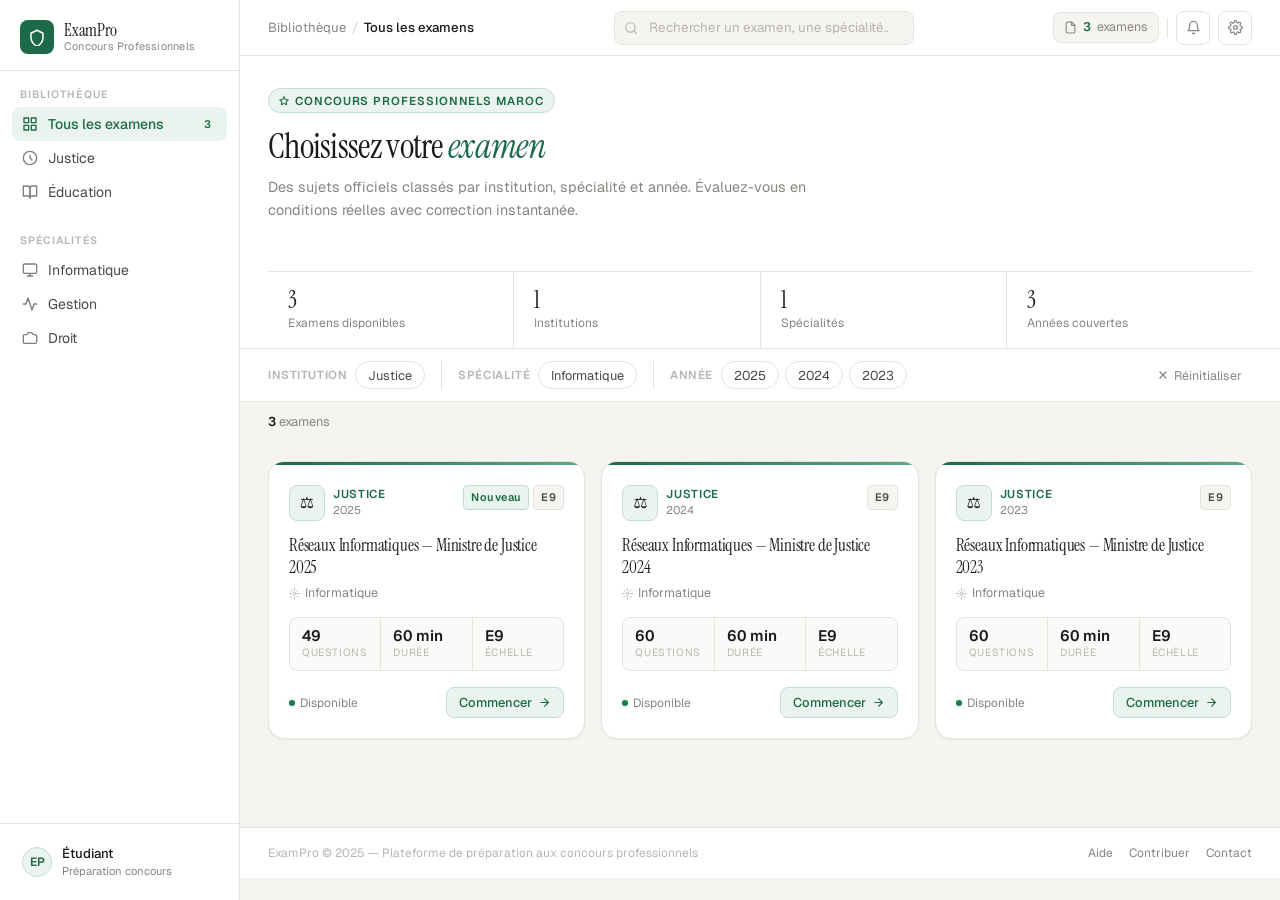
<file: index.html>
<!DOCTYPE html>
<html lang="fr">
<head>
  <meta charset="UTF-8" />
  <meta name="viewport" content="width=device-width, initial-scale=1.0" />
  <title>ExamPro — Plateforme de Préparation aux Concours</title>
  <meta name="description" content="Préparez vos concours professionnels avec des examens interactifs officiels." />
  <link rel="stylesheet" href="style.css" />
</head>
<body>

<div class="app-shell">

  <!-- ══════════════════════════════════════════════
       SIDEBAR
  ══════════════════════════════════════════════ -->
  <aside class="sidebar" role="navigation" aria-label="Navigation principale">

    <!-- Logo -->
    <div class="sidebar-logo">
      <div class="sidebar-logo-mark" aria-hidden="true">
        <svg viewBox="0 0 24 24"><path d="M12 3L4 7v6c0 5 3.6 9.7 8 11 4.4-1.3 8-6 8-11V7l-8-4z"/></svg>
      </div>
      <div class="sidebar-logo-text">
        <span class="sidebar-logo-name">ExamPro</span>
        <span class="sidebar-logo-tagline">Concours Professionnels</span>
      </div>
    </div>

    <!-- Nav -->
    <div class="sidebar-section">
      <div class="sidebar-section-label">Bibliothèque</div>
      <button class="sidebar-nav-item active" aria-current="page">
        <svg viewBox="0 0 24 24" fill="none" stroke="currentColor" stroke-width="2" stroke-linecap="round" stroke-linejoin="round"><rect x="3" y="3" width="7" height="7"/><rect x="14" y="3" width="7" height="7"/><rect x="3" y="14" width="7" height="7"/><rect x="14" y="14" width="7" height="7"/></svg>
        Tous les examens
        <span class="nav-badge" id="sidebarCount">—</span>
      </button>
      <button class="sidebar-nav-item" onclick="setQuickFilter('Justice')">
        <svg viewBox="0 0 24 24" fill="none" stroke="currentColor" stroke-width="2" stroke-linecap="round" stroke-linejoin="round"><circle cx="12" cy="12" r="10"/><path d="M12 8v4l3 3"/></svg>
        Justice
      </button>
      <button class="sidebar-nav-item" onclick="setQuickFilter('Education')">
        <svg viewBox="0 0 24 24" fill="none" stroke="currentColor" stroke-width="2" stroke-linecap="round" stroke-linejoin="round"><path d="M2 3h6a4 4 0 0 1 4 4v14a3 3 0 0 0-3-3H2z"/><path d="M22 3h-6a4 4 0 0 0-4 4v14a3 3 0 0 1 3-3h7z"/></svg>
        Éducation
      </button>
    </div>

    <div class="sidebar-section">
      <div class="sidebar-section-label">Spécialités</div>
      <button class="sidebar-nav-item" onclick="setSpecFilter('Informatique')">
        <svg viewBox="0 0 24 24" fill="none" stroke="currentColor" stroke-width="2" stroke-linecap="round" stroke-linejoin="round"><rect x="2" y="3" width="20" height="14" rx="2"/><path d="M8 21h8M12 17v4"/></svg>
        Informatique
      </button>
      <button class="sidebar-nav-item" onclick="setSpecFilter('Gestion')">
        <svg viewBox="0 0 24 24" fill="none" stroke="currentColor" stroke-width="2" stroke-linecap="round" stroke-linejoin="round"><path d="M22 12h-4l-3 9L9 3l-3 9H2"/></svg>
        Gestion
      </button>
      <button class="sidebar-nav-item" onclick="setSpecFilter('Droit')">
        <svg viewBox="0 0 24 24" fill="none" stroke="currentColor" stroke-width="2" stroke-linecap="round" stroke-linejoin="round"><path d="M14.5 4h-5L7 7H4a2 2 0 0 0-2 2v9a2 2 0 0 0 2 2h16a2 2 0 0 0 2-2V9a2 2 0 0 0-2-2h-3L14.5 4z"/></svg>
        Droit
      </button>
    </div>

    <div class="sidebar-spacer"></div>

    <div class="sidebar-footer">
      <div class="sidebar-user">
        <div class="user-avatar">EP</div>
        <div class="user-info">
          <div class="user-name">Étudiant</div>
          <div class="user-role">Préparation concours</div>
        </div>
      </div>
    </div>

  </aside>

  <!-- ══════════════════════════════════════════════
       TOPBAR
  ══════════════════════════════════════════════ -->
  <header class="topbar" role="banner">
    <div class="topbar-left">
      <nav class="breadcrumb" aria-label="Fil d'Ariane">
        <span>Bibliothèque</span>
        <span class="breadcrumb-sep">/</span>
        <span class="breadcrumb-current">Tous les examens</span>
      </nav>
    </div>

    <div class="topbar-search" role="search">
      <span class="topbar-search-icon" aria-hidden="true">
        <svg viewBox="0 0 24 24" fill="none" stroke="currentColor" stroke-width="2" stroke-linecap="round" stroke-linejoin="round"><circle cx="11" cy="11" r="8"/><path d="m21 21-4.35-4.35"/></svg>
      </span>
      <input
        type="search"
        id="globalSearch"
        placeholder="Rechercher un examen, une spécialité…"
        aria-label="Rechercher"
        autocomplete="off"
      />
    </div>

    <div class="topbar-right">
      <div class="topbar-count" aria-label="Total examens">
        <svg viewBox="0 0 24 24" fill="none" stroke="currentColor" stroke-width="2" stroke-linecap="round" stroke-linejoin="round" style="width:13px;height:13px"><path d="M14.5 2H6a2 2 0 0 0-2 2v16a2 2 0 0 0 2 2h12a2 2 0 0 0 2-2V7.5L14.5 2z"/><polyline points="14 2 14 8 20 8"/></svg>
        <strong id="totalExamsCount">—</strong> examens
      </div>
      <div class="topbar-divider" aria-hidden="true"></div>
      <button class="topbar-btn" title="Notifications" aria-label="Notifications">
        <svg viewBox="0 0 24 24" fill="none" stroke="currentColor" stroke-width="2" stroke-linecap="round" stroke-linejoin="round"><path d="M18 8A6 6 0 0 0 6 8c0 7-3 9-3 9h18s-3-2-3-9"/><path d="M13.73 21a2 2 0 0 1-3.46 0"/></svg>
      </button>
      <button class="topbar-btn" title="Paramètres" aria-label="Paramètres">
        <svg viewBox="0 0 24 24" fill="none" stroke="currentColor" stroke-width="2" stroke-linecap="round" stroke-linejoin="round"><circle cx="12" cy="12" r="3"/><path d="M19.4 15a1.65 1.65 0 0 0 .33 1.82l.06.06a2 2 0 0 1-2.83 2.83l-.06-.06a1.65 1.65 0 0 0-1.82-.33 1.65 1.65 0 0 0-1 1.51V21a2 2 0 0 1-4 0v-.09A1.65 1.65 0 0 0 9 19.4a1.65 1.65 0 0 0-1.82.33l-.06.06a2 2 0 0 1-2.83-2.83l.06-.06A1.65 1.65 0 0 0 4.68 15a1.65 1.65 0 0 0-1.51-1H3a2 2 0 0 1 0-4h.09A1.65 1.65 0 0 0 4.6 9a1.65 1.65 0 0 0-.33-1.82l-.06-.06a2 2 0 0 1 2.83-2.83l.06.06A1.65 1.65 0 0 0 9 4.68a1.65 1.65 0 0 0 1-1.51V3a2 2 0 0 1 4 0v.09a1.65 1.65 0 0 0 1 1.51 1.65 1.65 0 0 0 1.82-.33l.06-.06a2 2 0 0 1 2.83 2.83l-.06.06A1.65 1.65 0 0 0 19.4 9a1.65 1.65 0 0 0 1.51 1H21a2 2 0 0 1 0 4h-.09a1.65 1.65 0 0 0-1.51 1z"/></svg>
      </button>
    </div>
  </header>

  <!-- ══════════════════════════════════════════════
       PAGE CONTENT
  ══════════════════════════════════════════════ -->
  <main class="page-content" id="pageContent" aria-label="Contenu principal">

    <!-- Page Header -->
    <div class="page-header">
      <div class="page-header-inner">
        <div class="page-eyebrow">
          <svg viewBox="0 0 24 24" fill="none" stroke="currentColor" stroke-width="2.5" stroke-linecap="round" stroke-linejoin="round" style="width:10px;height:10px"><polygon points="12 2 15.09 8.26 22 9.27 17 14.14 18.18 21.02 12 17.77 5.82 21.02 7 14.14 2 9.27 8.91 8.26 12 2"/></svg>
          Concours Professionnels Maroc
        </div>
        <h1 class="page-title">Choisissez votre <em>examen</em></h1>
        <p class="page-desc">
          Des sujets officiels classés par institution, spécialité et année.
          Évaluez-vous en conditions réelles avec correction instantanée.
        </p>
      </div>

      <!-- Stats strip -->
      <div class="stats-row" aria-label="Statistiques de la plateforme">
        <div class="stat-cell">
          <span class="stat-num" id="statTotal">—</span>
          <span class="stat-desc">Examens disponibles</span>
        </div>
        <div class="stat-cell">
          <span class="stat-num" id="statInstitutions">—</span>
          <span class="stat-desc">Institutions</span>
        </div>
        <div class="stat-cell">
          <span class="stat-num" id="statSpecs">—</span>
          <span class="stat-desc">Spécialités</span>
        </div>
        <div class="stat-cell">
          <span class="stat-num" id="statYears">—</span>
          <span class="stat-desc">Années couvertes</span>
        </div>
      </div>
    </div>

    <!-- Filters Panel -->
    <section class="filters-panel" aria-label="Filtres">
      <div class="filters-inner">
        <div class="filter-group-wrap">
          <span class="filter-group-label">Institution</span>
          <div id="etabFilters" role="group" aria-label="Filtrer par institution" style="display:contents"></div>
        </div>
        <div class="filter-group-wrap">
          <span class="filter-group-label">Spécialité</span>
          <div id="specFilters" role="group" aria-label="Filtrer par spécialité" style="display:contents"></div>
        </div>
        <div class="filter-group-wrap">
          <span class="filter-group-label">Année</span>
          <div id="yearFilters" role="group" aria-label="Filtrer par année" style="display:contents"></div>
        </div>
        <button class="filter-reset" id="resetFilters" aria-label="Réinitialiser tous les filtres">
          <svg viewBox="0 0 24 24" fill="none" stroke="currentColor" stroke-width="2.5" stroke-linecap="round"><line x1="18" y1="6" x2="6" y2="18"/><line x1="6" y1="6" x2="18" y2="18"/></svg>
          Réinitialiser
        </button>
      </div>
    </section>

    <!-- Results strip -->
    <div class="results-strip" aria-live="polite" aria-atomic="true">
      <p class="results-label" id="resultsCount"><strong>—</strong> examens</p>
      <p class="results-label" id="pageInfo" style="color:var(--ink-4)"></p>
    </div>

    <!-- Exams grid -->
    <div class="exams-main">
      <div class="exams-grid" id="examsGrid" role="list" aria-label="Liste des examens"></div>
    </div>

    <!-- Pagination -->
    <nav class="pagination-wrap" id="pagination" aria-label="Pagination"></nav>

    <!-- Footer -->
    <footer class="site-footer">
      <span>ExamPro &copy; 2025 — Plateforme de préparation aux concours professionnels</span>
      <div class="footer-links">
        <a href="#" class="footer-link">Aide</a>
        <a href="#" class="footer-link">Contribuer</a>
        <a href="#" class="footer-link">Contact</a>
      </div>
    </footer>

  </main><!-- /page-content -->

</div><!-- /app-shell -->

<script src="config.js"></script>
<script>
(() => {
  'use strict';

  /* ── STATE ─────────────────────────────────── */
  const state = {
    filters: { etab: null, spec: null, year: null },
    search: '',
    page: 1,
  };

  /* ── DOM ───────────────────────────────────── */
  const $grid       = document.getElementById('examsGrid');
  const $pagination = document.getElementById('pagination');
  const $count      = document.getElementById('resultsCount');
  const $pageInfo   = document.getElementById('pageInfo');
  const $total      = document.getElementById('totalExamsCount');
  const $sideCount  = document.getElementById('sidebarCount');
  const $search     = document.getElementById('globalSearch');
  const $reset      = document.getElementById('resetFilters');

  /* ── INIT ──────────────────────────────────── */
  function init() {
    const n = EXAMS_CONFIG.length;
    $total.textContent    = n;
    $sideCount.textContent = n;
    document.getElementById('statTotal').textContent        = n;
    document.getElementById('statInstitutions').textContent = FILTER_OPTIONS.etabs.length;
    document.getElementById('statSpecs').textContent        = FILTER_OPTIONS.specs.length;
    document.getElementById('statYears').textContent        = FILTER_OPTIONS.years.length;
    buildFilters();
    render();
  }

  /* ── FILTER CHIPS ──────────────────────────── */
  function buildFilters() {
    renderPills('etabFilters', FILTER_OPTIONS.etabs, 'etab');
    renderPills('specFilters', FILTER_OPTIONS.specs,  'spec');
    renderPills('yearFilters', FILTER_OPTIONS.years,  'year');
  }

  function renderPills(containerId, values, key) {
    const wrap = document.getElementById(containerId);
    wrap.innerHTML = '';
    values.forEach(val => {
      const btn = document.createElement('button');
      btn.className = 'filter-pill';
      btn.textContent = val;
      btn.setAttribute('aria-pressed', 'false');
      btn.dataset.value = val;
      btn.dataset.key = key;
      btn.addEventListener('click', () => toggleFilter(key, val));
      wrap.appendChild(btn);
    });
  }

  function toggleFilter(key, val) {
    state.filters[key] = state.filters[key] === val ? null : val;
    state.page = 1;
    document.querySelectorAll(`[data-key="${key}"]`).forEach(b => {
      const on = b.dataset.value == state.filters[key];
      b.classList.toggle('active', on);
      b.setAttribute('aria-pressed', on);
    });
    updateSidebarActive();
    render();
  }

  function updateSidebarActive() {
    document.querySelectorAll('.sidebar-nav-item').forEach(b => b.classList.remove('active'));
    document.querySelectorAll('.sidebar-nav-item')[0].classList.add('active');
  }

  $reset.addEventListener('click', () => {
    state.filters = { etab: null, spec: null, year: null };
    state.search = '';
    state.page = 1;
    $search.value = '';
    document.querySelectorAll('.filter-pill, .sidebar-nav-item').forEach(b => {
      b.classList.remove('active');
      b.setAttribute('aria-pressed', 'false');
    });
    document.querySelectorAll('.sidebar-nav-item')[0].classList.add('active');
    render();
  });

  /* ── SEARCH ────────────────────────────────── */
  let searchTimer;
  $search.addEventListener('input', e => {
    clearTimeout(searchTimer);
    searchTimer = setTimeout(() => {
      state.search = e.target.value.trim().toLowerCase();
      state.page = 1;
      render();
    }, 200);
  });

  /* ── SIDEBAR SHORTCUTS ─────────────────────── */
  window.setQuickFilter = function(etab) {
    state.filters = { etab, spec: null, year: null };
    state.page = 1;
    document.querySelectorAll('[data-key="etab"]').forEach(b => {
      const on = b.dataset.value === etab;
      b.classList.toggle('active', on);
      b.setAttribute('aria-pressed', on);
    });
    document.querySelectorAll('[data-key="spec"], [data-key="year"]').forEach(b => {
      b.classList.remove('active');
      b.setAttribute('aria-pressed', 'false');
    });
    render();
  };

  window.setSpecFilter = function(spec) {
    state.filters = { etab: null, spec, year: null };
    state.page = 1;
    document.querySelectorAll('[data-key="spec"]').forEach(b => {
      const on = b.dataset.value === spec;
      b.classList.toggle('active', on);
      b.setAttribute('aria-pressed', on);
    });
    document.querySelectorAll('[data-key="etab"], [data-key="year"]').forEach(b => {
      b.classList.remove('active');
      b.setAttribute('aria-pressed', 'false');
    });
    render();
  };

  /* ── FILTER LOGIC ──────────────────────────── */
  function getFiltered() {
    return EXAMS_CONFIG.filter(exam => {
      if (state.filters.etab && exam.etab !== state.filters.etab) return false;
      if (state.filters.spec && exam.spec !== state.filters.spec) return false;
      if (state.filters.year && exam.year !== state.filters.year) return false;
      if (state.search) {
        const hay = `${exam.title} ${exam.etab} ${exam.spec} ${exam.year} ${exam.echelle}`.toLowerCase();
        if (!hay.includes(state.search)) return false;
      }
      return true;
    });
  }

  /* ── RENDER ────────────────────────────────── */
  function render() {
    const filtered = getFiltered();
    const total    = filtered.length;
    const pages    = Math.max(1, Math.ceil(total / ITEMS_PER_PAGE));
    if (state.page > pages) state.page = pages;

    const start = (state.page - 1) * ITEMS_PER_PAGE;
    const slice = filtered.slice(start, start + ITEMS_PER_PAGE);

    $count.innerHTML = `<strong>${total}</strong> examen${total !== 1 ? 's' : ''}`;
    $pageInfo.textContent = total > ITEMS_PER_PAGE ? `Page ${state.page} / ${pages}` : '';

    $grid.innerHTML = '';
    if (slice.length === 0) {
      $grid.innerHTML = `
        <div class="empty-state" role="status">
          <div class="empty-state-icon" aria-hidden="true">
            <svg viewBox="0 0 24 24" fill="none" stroke="currentColor" stroke-width="1.5" stroke-linecap="round"><circle cx="11" cy="11" r="8"/><path d="m21 21-4.35-4.35"/></svg>
          </div>
          <h3>Aucun examen trouvé</h3>
          <p>Essayez de modifier vos filtres ou votre recherche.</p>
        </div>`;
    } else {
      slice.forEach((exam, i) => $grid.appendChild(createCard(exam, i)));
    }

    renderPagination(pages);
  }

  /* ── CARD ──────────────────────────────────── */
  const SPEC_COLORS = {
    Informatique: 'justice',
    Gestion: 'gestion',
    Droit: 'droit',
  };
  const ETAB_COLORS = { Justice: 'justice', Education: 'education' };
  const ETAB_ICONS  = { Justice: '⚖️', Education: '📚', default: '🏛️' };

  function createCard(exam, animIdx) {
    const article = document.createElement('article');
    article.className = 'exam-card';
    article.setAttribute('role', 'listitem');
    article.setAttribute('aria-label', exam.title);
    article.tabIndex = 0;
    article.style.animationDelay = `${animIdx * 55}ms`;

    const accentClass = ETAB_COLORS[exam.etab] || 'justice';
    const icon = ETAB_ICONS[exam.etab] || ETAB_ICONS.default;
    const isNew = exam.year >= 2025;

    article.innerHTML = `
      <div class="card-accent ${accentClass}"></div>
      <div class="card-body-wrap">
        <div class="card-top">
          <div class="card-institution">
            <div class="card-inst-icon" aria-hidden="true">${icon}</div>
            <div class="card-inst-info">
              <div class="card-inst-name">${exam.etab}</div>
              <div class="card-inst-year">${exam.year}</div>
            </div>
          </div>
          <div class="card-badges">
            ${isNew ? '<span class="badge badge-new">Nouveau</span>' : ''}
            <span class="badge badge-echelle">${exam.echelle}</span>
          </div>
        </div>

        <div class="card-title-area">
          <h3 class="card-title">${exam.title}</h3>
          <p class="card-spec">
            <svg viewBox="0 0 24 24" fill="none" stroke="currentColor" stroke-width="2" stroke-linecap="round"><circle cx="12" cy="12" r="3"/><path d="M12 1v4M12 19v4M4.22 4.22l2.83 2.83M16.95 16.95l2.83 2.83M1 12h4M19 12h4M4.22 19.78l2.83-2.83M16.95 7.05l2.83-2.83"/></svg>
            ${exam.spec}
          </p>
        </div>

        <div class="card-stats">
          <div class="card-stat">
            <div class="card-stat-val">${exam.questionCount || '—'}</div>
            <div class="card-stat-lbl">Questions</div>
          </div>
          <div class="card-stat">
            <div class="card-stat-val">${exam.duration ? exam.duration + ' min' : '—'}</div>
            <div class="card-stat-lbl">Durée</div>
          </div>
          <div class="card-stat">
            <div class="card-stat-val">${exam.echelle}</div>
            <div class="card-stat-lbl">Échelle</div>
          </div>
        </div>

        <div class="card-footer-row">
          <div class="card-status">
            <div class="status-dot"></div>
            Disponible
          </div>
          <button class="card-cta" aria-label="Commencer ${exam.title}">
            Commencer
            <svg viewBox="0 0 24 24" fill="none" stroke="currentColor" stroke-width="2" stroke-linecap="round" stroke-linejoin="round"><path d="M5 12h14"/><path d="m12 5 7 7-7 7"/></svg>
          </button>
        </div>
      </div>
    `;

    const launch = () => {
      localStorage.setItem('selectedExam', JSON.stringify(exam));
      window.location.href = 'quiz.html';
    };

    article.addEventListener('click', launch);
    article.addEventListener('keydown', e => {
      if (e.key === 'Enter' || e.key === ' ') { e.preventDefault(); launch(); }
    });

    return article;
  }

  /* ── PAGINATION ────────────────────────────── */
  function renderPagination(totalPages) {
    $pagination.innerHTML = '';
    if (totalPages <= 1) return;

    const add = (label, page, disabled = false, active = false, ellipsis = false) => {
      if (ellipsis) {
        const s = document.createElement('span');
        s.className = 'page-ellipsis';
        s.textContent = '…';
        $pagination.appendChild(s);
        return;
      }
      const btn = document.createElement('button');
      btn.className = 'page-btn' + (active ? ' active' : '');
      btn.innerHTML = label;
      btn.disabled = disabled;
      if (active) btn.setAttribute('aria-current', 'page');
      btn.setAttribute('aria-label', `Page ${page}`);
      btn.addEventListener('click', () => {
        state.page = page;
        render();
        window.scrollTo({ top: 0, behavior: 'smooth' });
      });
      $pagination.appendChild(btn);
    };

    add(`<svg viewBox="0 0 24 24" fill="none" stroke="currentColor" stroke-width="2" stroke-linecap="round" stroke-linejoin="round" style="width:13px;height:13px"><path d="m15 18-6-6 6-6"/></svg>`, state.page - 1, state.page === 1);

    const range = buildRange(state.page, totalPages);
    let prev = null;
    range.forEach(p => {
      if (prev !== null && p - prev > 1) add(null, null, false, false, true);
      add(p, p, false, p === state.page);
      prev = p;
    });

    add(`<svg viewBox="0 0 24 24" fill="none" stroke="currentColor" stroke-width="2" stroke-linecap="round" stroke-linejoin="round" style="width:13px;height:13px"><path d="m9 18 6-6-6-6"/></svg>`, state.page + 1, state.page === totalPages);
  }

  function buildRange(cur, tot) {
    const d = 2, pages = new Set([1, tot]);
    for (let i = Math.max(2, cur - d); i <= Math.min(tot - 1, cur + d); i++) pages.add(i);
    return [...pages].sort((a, b) => a - b);
  }

  init();
})();
</script>
</body>
</html>
</file>
<file: style.css>
/* ================================================================
   EXAMPRO — PROFESSIONAL SAAS UI
   Aesthetic: Refined light · Editorial precision · Calm authority
   Fonts: Instrument Serif (display) + Geist (UI)
   ================================================================ */

@import url('https://fonts.googleapis.com/css2?family=Instrument+Serif:ital@0;1&family=Geist:wght@300;400;500;600&display=swap');

/* ── DESIGN TOKENS ───────────────────────────────────────────── */
:root {
  /* Surface hierarchy */
  --canvas:       #f5f4f1;
  --surface:      #ffffff;
  --surface-2:    #fafaf9;
  --surface-3:    #f0efe9;
  --overlay:      rgba(255,255,255,0.82);

  /* Borders */
  --line:         #e5e3dc;
  --line-strong:  #cbc9bf;
  --line-focus:   #1a1a18;

  /* Text */
  --ink:          #1a1a18;
  --ink-2:        #4a4843;
  --ink-3:        #888580;
  --ink-4:        #b8b5b0;

  /* Brand — deep forest green */
  --brand:        #1d6a4a;
  --brand-light:  #eaf3ee;
  --brand-mid:    #c3dece;
  --brand-glow:   rgba(29, 106, 74, 0.12);
  --brand-dark:   #154f37;

  /* Semantic */
  --success:      #1a7a4a;
  --success-bg:   #edf7f2;
  --success-line: #a8d5bc;
  --danger:       #c0392b;
  --danger-bg:    #fdf0ee;
  --danger-line:  #e8b4ae;
  --warn:         #b07d1a;
  --warn-bg:      #fdf6e3;

  /* Neutrals */
  --stone-50:  #fafaf9;
  --stone-100: #f5f4f1;
  --stone-200: #e8e6e0;
  --stone-300: #d4d1c8;
  --stone-400: #a8a49a;
  --stone-500: #7a766e;
  --stone-600: #4a4843;
  --stone-700: #2a2825;
  --stone-800: #1a1a18;

  /* Typography */
  --font-serif: 'Instrument Serif', Georgia, serif;
  --font-ui:    'Geist', system-ui, sans-serif;

  /* Geometry */
  --r-xs:  4px;
  --r-sm:  8px;
  --r-md:  12px;
  --r-lg:  16px;
  --r-xl:  24px;

  /* Motion */
  --ease:  cubic-bezier(0.16, 1, 0.3, 1);
  --fast:  0.15s;
  --med:   0.25s;
  --slow:  0.4s;

  /* Shadows */
  --shadow-xs: 0 1px 2px rgba(0,0,0,0.05);
  --shadow-sm: 0 2px 8px rgba(0,0,0,0.06), 0 1px 2px rgba(0,0,0,0.04);
  --shadow-md: 0 4px 16px rgba(0,0,0,0.08), 0 2px 4px rgba(0,0,0,0.04);
  --shadow-lg: 0 12px 40px rgba(0,0,0,0.10), 0 4px 12px rgba(0,0,0,0.06);
  --shadow-card: 0 0 0 1px var(--line), var(--shadow-sm);
  --shadow-card-hover: 0 0 0 1px var(--line-strong), var(--shadow-md);
  --shadow-brand: 0 4px 16px var(--brand-glow), 0 0 0 1px rgba(29,106,74,0.15);
}

/* ── RESET ───────────────────────────────────────────────────── */
*, *::before, *::after { box-sizing: border-box; margin: 0; padding: 0; }
html { scroll-behavior: smooth; font-size: 16px; }
body {
  background: var(--canvas);
  color: var(--ink);
  font-family: var(--font-ui);
  font-weight: 400;
  line-height: 1.5;
  -webkit-font-smoothing: antialiased;
  -moz-osx-font-smoothing: grayscale;
  min-height: 100vh;
}

a { color: inherit; text-decoration: none; }
button { cursor: pointer; font-family: var(--font-ui); }
img { display: block; max-width: 100%; }

::-webkit-scrollbar { width: 6px; height: 6px; }
::-webkit-scrollbar-track { background: transparent; }
::-webkit-scrollbar-thumb { background: var(--stone-300); border-radius: 3px; }
::-webkit-scrollbar-thumb:hover { background: var(--stone-400); }

/* ── SELECTION ───────────────────────────────────────────────── */
::selection { background: var(--brand-mid); color: var(--brand-dark); }

/* ================================================================
   LAYOUT SHELL
   ================================================================ */
.app-shell {
  display: grid;
  grid-template-columns: 240px 1fr;
  grid-template-rows: auto 1fr;
  min-height: 100vh;
}

/* ================================================================
   SIDEBAR NAV
   ================================================================ */
.sidebar {
  grid-row: 1 / -1;
  background: var(--surface);
  border-right: 1px solid var(--line);
  display: flex;
  flex-direction: column;
  position: sticky;
  top: 0;
  height: 100vh;
  overflow-y: auto;
  z-index: 50;
}

.sidebar-logo {
  padding: 20px 20px 16px;
  border-bottom: 1px solid var(--line);
  display: flex;
  align-items: center;
  gap: 10px;
}

.sidebar-logo-mark {
  width: 34px;
  height: 34px;
  background: var(--brand);
  border-radius: var(--r-sm);
  display: flex;
  align-items: center;
  justify-content: center;
  flex-shrink: 0;
}

.sidebar-logo-mark svg {
  width: 18px;
  height: 18px;
  fill: none;
  stroke: white;
  stroke-width: 2;
  stroke-linecap: round;
  stroke-linejoin: round;
}

.sidebar-logo-text {
  display: flex;
  flex-direction: column;
  line-height: 1.15;
}

.sidebar-logo-name {
  font-family: var(--font-serif);
  font-size: 1.05rem;
  color: var(--ink);
  letter-spacing: -0.01em;
}

.sidebar-logo-tagline {
  font-size: 0.68rem;
  color: var(--ink-3);
  font-weight: 400;
  letter-spacing: 0.02em;
}

.sidebar-section {
  padding: 16px 12px 8px;
}

.sidebar-section-label {
  font-size: 0.66rem;
  font-weight: 600;
  color: var(--ink-4);
  letter-spacing: 0.1em;
  text-transform: uppercase;
  padding: 0 8px;
  margin-bottom: 4px;
}

.sidebar-nav-item {
  display: flex;
  align-items: center;
  gap: 10px;
  padding: 8px 10px;
  border-radius: var(--r-sm);
  color: var(--ink-2);
  font-size: 0.875rem;
  font-weight: 400;
  transition: background var(--fast) var(--ease), color var(--fast) var(--ease);
  width: 100%;
  border: none;
  background: none;
  text-align: left;
  cursor: pointer;
}

.sidebar-nav-item:hover {
  background: var(--stone-100);
  color: var(--ink);
}

.sidebar-nav-item.active {
  background: var(--brand-light);
  color: var(--brand);
  font-weight: 500;
}

.sidebar-nav-item svg {
  width: 16px;
  height: 16px;
  flex-shrink: 0;
  opacity: 0.7;
}

.sidebar-nav-item.active svg { opacity: 1; }

.nav-badge {
  margin-left: auto;
  background: var(--brand-light);
  color: var(--brand);
  font-size: 0.68rem;
  font-weight: 600;
  padding: 1px 6px;
  border-radius: 10px;
  min-width: 20px;
  text-align: center;
}

.sidebar-spacer { flex: 1; }

.sidebar-footer {
  padding: 12px;
  border-top: 1px solid var(--line);
}

.sidebar-user {
  display: flex;
  align-items: center;
  gap: 10px;
  padding: 8px 10px;
  border-radius: var(--r-sm);
  transition: background var(--fast);
}

.sidebar-user:hover { background: var(--stone-100); }

.user-avatar {
  width: 30px;
  height: 30px;
  border-radius: 50%;
  background: var(--brand-light);
  border: 1.5px solid var(--brand-mid);
  display: flex;
  align-items: center;
  justify-content: center;
  font-size: 0.75rem;
  font-weight: 600;
  color: var(--brand);
  flex-shrink: 0;
}

.user-info { flex: 1; min-width: 0; }
.user-name { font-size: 0.82rem; font-weight: 500; color: var(--ink); white-space: nowrap; overflow: hidden; text-overflow: ellipsis; }
.user-role { font-size: 0.7rem; color: var(--ink-3); }

/* ================================================================
   TOP BAR
   ================================================================ */
.topbar {
  background: var(--surface);
  border-bottom: 1px solid var(--line);
  padding: 0 28px;
  height: 56px;
  display: flex;
  align-items: center;
  justify-content: space-between;
  gap: 16px;
  position: sticky;
  top: 0;
  z-index: 40;
}

.topbar-left {
  display: flex;
  align-items: center;
  gap: 8px;
}

.breadcrumb {
  display: flex;
  align-items: center;
  gap: 6px;
  font-size: 0.82rem;
  color: var(--ink-3);
}

.breadcrumb-sep { color: var(--line-strong); }
.breadcrumb-current { color: var(--ink); font-weight: 500; }

.topbar-search {
  position: relative;
  width: 300px;
}

.topbar-search input {
  width: 100%;
  height: 34px;
  background: var(--stone-100);
  border: 1px solid var(--line);
  border-radius: var(--r-sm);
  padding: 0 12px 0 34px;
  font-size: 0.835rem;
  font-family: var(--font-ui);
  color: var(--ink);
  outline: none;
  transition: border-color var(--fast), background var(--fast), box-shadow var(--fast);
}

.topbar-search input::placeholder { color: var(--ink-4); }

.topbar-search input:focus {
  background: var(--surface);
  border-color: var(--line-focus);
  box-shadow: 0 0 0 3px rgba(0,0,0,0.05);
}

.topbar-search-icon {
  position: absolute;
  left: 10px;
  top: 50%;
  transform: translateY(-50%);
  color: var(--ink-4);
  pointer-events: none;
  display: flex;
}

.topbar-search-icon svg { width: 14px; height: 14px; }

.topbar-right {
  display: flex;
  align-items: center;
  gap: 8px;
}

.topbar-btn {
  display: flex;
  align-items: center;
  justify-content: center;
  width: 34px;
  height: 34px;
  border-radius: var(--r-sm);
  border: 1px solid var(--line);
  background: var(--surface);
  color: var(--ink-3);
  transition: var(--fast);
}

.topbar-btn:hover { border-color: var(--line-strong); color: var(--ink); background: var(--stone-100); }
.topbar-btn svg { width: 15px; height: 15px; }

.topbar-divider { width: 1px; height: 20px; background: var(--line); }

.topbar-count {
  display: flex;
  align-items: center;
  gap: 6px;
  font-size: 0.78rem;
  color: var(--ink-3);
  padding: 5px 10px;
  background: var(--stone-100);
  border: 1px solid var(--line);
  border-radius: var(--r-sm);
  white-space: nowrap;
}

.topbar-count strong { color: var(--brand); font-weight: 600; }

/* ================================================================
   PAGE CONTENT AREA
   ================================================================ */
.page-content {
  min-width: 0;
  display: flex;
  flex-direction: column;
}

/* ================================================================
   HERO / PAGE HEADER
   ================================================================ */
.page-header {
  padding: 32px 28px 0;
  background: var(--surface);
  border-bottom: 1px solid var(--line);
}

.page-header-inner {
  max-width: 1100px;
  padding-bottom: 24px;
}

.page-eyebrow {
  display: inline-flex;
  align-items: center;
  gap: 6px;
  font-size: 0.72rem;
  font-weight: 600;
  letter-spacing: 0.08em;
  text-transform: uppercase;
  color: var(--brand);
  background: var(--brand-light);
  border: 1px solid var(--brand-mid);
  border-radius: 20px;
  padding: 3px 10px;
  margin-bottom: 12px;
}

.page-title {
  font-family: var(--font-serif);
  font-size: clamp(1.6rem, 3vw, 2.2rem);
  font-weight: 400;
  color: var(--ink);
  letter-spacing: -0.02em;
  line-height: 1.2;
  margin-bottom: 8px;
}

.page-title em {
  font-style: italic;
  color: var(--brand);
}

.page-desc {
  font-size: 0.9rem;
  color: var(--ink-3);
  line-height: 1.65;
  max-width: 540px;
}

/* Stats row */
.stats-row {
  display: flex;
  gap: 0;
  border-top: 1px solid var(--line);
  margin-top: 24px;
}

.stat-cell {
  flex: 1;
  padding: 16px 20px;
  border-right: 1px solid var(--line);
  display: flex;
  flex-direction: column;
  gap: 2px;
}

.stat-cell:last-child { border-right: none; }

.stat-num {
  font-family: var(--font-serif);
  font-size: 1.5rem;
  color: var(--ink);
  letter-spacing: -0.02em;
  line-height: 1;
}

.stat-desc {
  font-size: 0.75rem;
  color: var(--ink-3);
  font-weight: 400;
}

/* ================================================================
   FILTERS PANEL
   ================================================================ */
.filters-panel {
  background: var(--surface);
  border-bottom: 1px solid var(--line);
  padding: 0 28px;
}

.filters-inner {
  max-width: 1100px;
  padding: 12px 0;
  display: flex;
  align-items: center;
  gap: 0;
  overflow-x: auto;
  scrollbar-width: none;
}

.filters-inner::-webkit-scrollbar { display: none; }

.filter-group-wrap {
  display: flex;
  align-items: center;
  gap: 6px;
  padding-right: 16px;
  margin-right: 16px;
  border-right: 1px solid var(--line);
  flex-shrink: 0;
}

.filter-group-wrap:last-of-type {
  border-right: none;
}

.filter-group-label {
  font-size: 0.72rem;
  font-weight: 600;
  color: var(--ink-4);
  letter-spacing: 0.05em;
  text-transform: uppercase;
  white-space: nowrap;
  margin-right: 2px;
}

.filter-pill {
  height: 28px;
  padding: 0 12px;
  border-radius: 28px;
  border: 1px solid var(--line);
  background: transparent;
  color: var(--ink-2);
  font-size: 0.8rem;
  font-family: var(--font-ui);
  font-weight: 400;
  white-space: nowrap;
  transition: all var(--fast) var(--ease);
  display: inline-flex;
  align-items: center;
  gap: 4px;
}

.filter-pill:hover {
  border-color: var(--line-strong);
  background: var(--stone-100);
  color: var(--ink);
}

.filter-pill.active {
  border-color: var(--brand);
  background: var(--brand-light);
  color: var(--brand);
  font-weight: 500;
}

.filter-pill.active::before {
  content: '';
  width: 6px;
  height: 6px;
  background: var(--brand);
  border-radius: 50%;
  flex-shrink: 0;
}

.filter-reset {
  height: 28px;
  padding: 0 10px;
  background: none;
  border: none;
  color: var(--ink-3);
  font-size: 0.78rem;
  font-family: var(--font-ui);
  display: flex;
  align-items: center;
  gap: 5px;
  border-radius: var(--r-sm);
  transition: color var(--fast);
  white-space: nowrap;
  flex-shrink: 0;
  margin-left: auto;
}

.filter-reset:hover { color: var(--danger); }
.filter-reset svg { width: 12px; height: 12px; }

/* ================================================================
   RESULTS BAR
   ================================================================ */
.results-strip {
  padding: 10px 28px;
  display: flex;
  align-items: center;
  justify-content: space-between;
  max-width: 1128px;
  width: 100%;
}

.results-label {
  font-size: 0.8rem;
  color: var(--ink-3);
}

.results-label strong { color: var(--ink); font-weight: 600; }

.view-toggle {
  display: flex;
  border: 1px solid var(--line);
  border-radius: var(--r-sm);
  overflow: hidden;
}

.view-btn {
  width: 30px;
  height: 28px;
  display: flex;
  align-items: center;
  justify-content: center;
  background: transparent;
  border: none;
  color: var(--ink-4);
  transition: background var(--fast), color var(--fast);
}

.view-btn:hover { background: var(--stone-100); color: var(--ink-2); }
.view-btn.active { background: var(--ink); color: white; }
.view-btn svg { width: 13px; height: 13px; }

/* ================================================================
   EXAM GRID + CARDS
   ================================================================ */
.exams-main {
  padding: 20px 28px 40px;
  max-width: 1128px;
  width: 100%;
}

.exams-grid {
  display: grid;
  grid-template-columns: repeat(auto-fill, minmax(310px, 1fr));
  gap: 16px;
}

/* ── CARD ─────────────────────────────────────────────────────── */
.exam-card {
  background: var(--surface);
  border-radius: var(--r-lg);
  border: 1px solid var(--line);
  box-shadow: var(--shadow-xs);
  overflow: hidden;
  cursor: pointer;
  transition: transform var(--med) var(--ease),
              box-shadow var(--med) var(--ease),
              border-color var(--med) var(--ease);
  display: flex;
  flex-direction: column;
  animation: cardReveal 0.35s var(--ease) both;
}

@keyframes cardReveal {
  from { opacity: 0; transform: translateY(10px); }
  to   { opacity: 1; transform: translateY(0); }
}

.exam-card:hover {
  transform: translateY(-2px);
  box-shadow: var(--shadow-md);
  border-color: var(--line-strong);
}

.exam-card:focus-visible {
  outline: 2px solid var(--brand);
  outline-offset: 2px;
}

/* Card top accent bar */
.card-accent {
  height: 3px;
  background: linear-gradient(90deg, var(--brand) 0%, var(--brand-mid) 100%);
  flex-shrink: 0;
}

.card-accent.justice   { background: linear-gradient(90deg, #1d6a4a, #5ba882); }
.card-accent.education { background: linear-gradient(90deg, #1a4a8a, #5882c8); }
.card-accent.gestion   { background: linear-gradient(90deg, #7a3a1a, #c8825a); }
.card-accent.droit     { background: linear-gradient(90deg, #4a1a6a, #8a5ab4); }

.card-body-wrap {
  padding: 20px;
  flex: 1;
  display: flex;
  flex-direction: column;
  gap: 14px;
}

.card-top {
  display: flex;
  align-items: flex-start;
  justify-content: space-between;
  gap: 12px;
}

.card-institution {
  display: flex;
  align-items: center;
  gap: 8px;
}

.card-inst-icon {
  width: 36px;
  height: 36px;
  border-radius: var(--r-sm);
  background: var(--brand-light);
  border: 1px solid var(--brand-mid);
  display: flex;
  align-items: center;
  justify-content: center;
  font-size: 1rem;
  flex-shrink: 0;
}

.card-inst-info {}
.card-inst-name {
  font-size: 0.72rem;
  font-weight: 600;
  color: var(--brand);
  text-transform: uppercase;
  letter-spacing: 0.06em;
  line-height: 1;
  margin-bottom: 2px;
}

.card-inst-year {
  font-size: 0.7rem;
  color: var(--ink-3);
}

.card-badges {
  display: flex;
  gap: 4px;
  flex-shrink: 0;
}

.badge {
  font-size: 0.68rem;
  font-weight: 600;
  letter-spacing: 0.04em;
  padding: 3px 7px;
  border-radius: var(--r-xs);
}

.badge-echelle {
  background: var(--stone-100);
  color: var(--ink-2);
  border: 1px solid var(--line);
}

.badge-new {
  background: var(--brand-light);
  color: var(--brand);
  border: 1px solid var(--brand-mid);
}

.card-title-area { flex: 1; }

.card-title {
  font-family: var(--font-serif);
  font-size: 1.05rem;
  font-weight: 400;
  color: var(--ink);
  line-height: 1.3;
  letter-spacing: -0.01em;
  margin-bottom: 5px;
}

.card-spec {
  font-size: 0.78rem;
  color: var(--ink-3);
  display: flex;
  align-items: center;
  gap: 5px;
}

.card-spec svg { width: 11px; height: 11px; color: var(--ink-4); flex-shrink: 0; }

/* Card stats row */
.card-stats {
  display: grid;
  grid-template-columns: 1fr 1fr 1fr;
  gap: 1px;
  background: var(--line);
  border: 1px solid var(--line);
  border-radius: var(--r-sm);
  overflow: hidden;
}

.card-stat {
  background: var(--stone-50);
  padding: 10px 12px;
  display: flex;
  flex-direction: column;
  gap: 2px;
}

.card-stat-val {
  font-size: 0.95rem;
  font-weight: 600;
  color: var(--ink);
  line-height: 1;
  font-variant-numeric: tabular-nums;
}

.card-stat-lbl {
  font-size: 0.65rem;
  color: var(--ink-4);
  text-transform: uppercase;
  letter-spacing: 0.06em;
}

/* Card footer */
.card-footer-row {
  display: flex;
  align-items: center;
  justify-content: space-between;
  padding-top: 2px;
}

.card-status {
  display: flex;
  align-items: center;
  gap: 5px;
  font-size: 0.75rem;
  color: var(--ink-3);
}

.status-dot {
  width: 6px;
  height: 6px;
  border-radius: 50%;
  background: var(--success);
  box-shadow: 0 0 0 2px var(--success-bg);
}

.card-cta {
  display: flex;
  align-items: center;
  gap: 6px;
  font-size: 0.8rem;
  font-weight: 500;
  color: var(--brand);
  padding: 6px 12px;
  border-radius: var(--r-sm);
  background: var(--brand-light);
  border: 1px solid var(--brand-mid);
  transition: all var(--fast) var(--ease);
}

.card-cta:hover {
  background: var(--brand);
  color: white;
  border-color: var(--brand);
}

.card-cta svg { width: 13px; height: 13px; transition: transform var(--fast) var(--ease); }
.card-cta:hover svg { transform: translateX(2px); }

/* ── EMPTY STATE ─────────────────────────────────────────────── */
.empty-state {
  grid-column: 1 / -1;
  text-align: center;
  padding: 80px 24px;
  display: flex;
  flex-direction: column;
  align-items: center;
}

.empty-state-icon {
  width: 56px;
  height: 56px;
  background: var(--stone-100);
  border: 1px solid var(--line);
  border-radius: var(--r-xl);
  display: flex;
  align-items: center;
  justify-content: center;
  margin-bottom: 16px;
}

.empty-state-icon svg { width: 24px; height: 24px; color: var(--ink-4); }

.empty-state h3 {
  font-family: var(--font-serif);
  font-size: 1.1rem;
  font-weight: 400;
  color: var(--ink);
  margin-bottom: 6px;
}

.empty-state p { font-size: 0.85rem; color: var(--ink-3); }

/* ================================================================
   PAGINATION
   ================================================================ */
.pagination-wrap {
  padding: 8px 28px 40px;
  display: flex;
  align-items: center;
  justify-content: center;
  gap: 4px;
}

.page-btn {
  min-width: 34px;
  height: 34px;
  padding: 0 8px;
  display: inline-flex;
  align-items: center;
  justify-content: center;
  background: var(--surface);
  border: 1px solid var(--line);
  color: var(--ink-2);
  border-radius: var(--r-sm);
  font-size: 0.82rem;
  font-family: var(--font-ui);
  transition: all var(--fast) var(--ease);
}

.page-btn:hover:not(:disabled) {
  border-color: var(--line-strong);
  background: var(--stone-100);
  color: var(--ink);
}

.page-btn.active {
  background: var(--ink);
  border-color: var(--ink);
  color: white;
  font-weight: 500;
}

.page-btn:disabled { opacity: 0.35; cursor: not-allowed; }
.page-ellipsis { font-size: 0.82rem; color: var(--ink-4); padding: 0 4px; }

/* ================================================================
   FOOTER
   ================================================================ */
.site-footer {
  padding: 16px 28px;
  border-top: 1px solid var(--line);
  display: flex;
  align-items: center;
  justify-content: space-between;
  font-size: 0.75rem;
  color: var(--ink-4);
  background: var(--surface);
}

.footer-links { display: flex; gap: 16px; }
.footer-link { color: var(--ink-3); transition: color var(--fast); }
.footer-link:hover { color: var(--ink); }

/* ================================================================
   QUIZ PAGE
   ================================================================ */
.quiz-shell {
  display: grid;
  grid-template-columns: 240px 1fr 280px;
  grid-template-rows: auto 1fr;
  min-height: 100vh;
  background: var(--canvas);
}

/* ── Explicit grid placement — never rely on auto-placement ── */
.quiz-topbar      { grid-column: 1 / -1; grid-row: 1; }
.quiz-left-panel  { grid-column: 1 / 2;  grid-row: 2; }
#quizMainArea     { grid-column: 2 / 3;  grid-row: 2; min-width: 0; display: flex; flex-direction: column; }
.quiz-right-panel { grid-column: 3 / 4;  grid-row: 2; }

.quiz-topbar {
  background: var(--surface);
  border-bottom: 1px solid var(--line);
  padding: 0 24px;
  height: 56px;
  display: flex;
  align-items: center;
  justify-content: space-between;
  gap: 16px;
  position: sticky;
  top: 0;
  z-index: 50;
}

.quiz-topbar-left {
  display: flex;
  align-items: center;
  gap: 12px;
}

.quiz-back {
  display: flex;
  align-items: center;
  gap: 6px;
  font-size: 0.82rem;
  color: var(--ink-3);
  padding: 6px 12px;
  border: 1px solid var(--line);
  border-radius: var(--r-sm);
  background: var(--surface);
  transition: all var(--fast);
}

.quiz-back:hover { border-color: var(--line-strong); color: var(--ink); }
.quiz-back svg { width: 13px; height: 13px; }

.quiz-topbar-center {
  flex: 1;
  min-width: 0;
  display: flex;
  flex-direction: column;
  align-items: center;
  gap: 6px;
}

.quiz-title-row {
  display: flex;
  align-items: center;
  gap: 8px;
  width: 100%;
  justify-content: center;
}

.quiz-title-text {
  font-size: 0.88rem;
  font-weight: 500;
  color: var(--ink);
  white-space: nowrap;
  overflow: hidden;
  text-overflow: ellipsis;
  max-width: min(400px, calc(100vw - 200px));
}

.quiz-progress-bar {
  width: min(280px, 100%);
  height: 4px;
  background: var(--stone-200);
  border-radius: 2px;
  overflow: hidden;
}

.quiz-progress-fill {
  height: 100%;
  background: var(--brand);
  border-radius: 2px;
  transition: width 0.4s var(--ease);
}

.quiz-topbar-right {
  display: flex;
  align-items: center;
  gap: 8px;
}

.quiz-timer {
  display: flex;
  align-items: center;
  gap: 6px;
  font-size: 0.88rem;
  font-weight: 600;
  color: var(--ink);
  background: var(--stone-100);
  border: 1px solid var(--line);
  border-radius: var(--r-sm);
  padding: 5px 12px;
  font-variant-numeric: tabular-nums;
  min-width: 84px;
  justify-content: center;
}

.quiz-timer svg { width: 13px; height: 13px; color: var(--ink-3); }
.quiz-timer.warn { border-color: #d4a52a; background: var(--warn-bg); color: var(--warn); }
.quiz-timer.danger { border-color: #c0392b; background: var(--danger-bg); color: var(--danger); animation: timerBeat 0.7s ease infinite; }

@keyframes timerBeat {
  0%, 100% { opacity: 1; }
  50% { opacity: 0.5; }
}

/* ── QUIZ LEFT PANEL (question nav) ──────────────────────────── */
.quiz-left-panel {
  background: var(--surface);
  border-right: 1px solid var(--line);
  display: flex;
  flex-direction: column;
  overflow-y: auto;
  padding: 20px 16px;
  gap: 16px;
}

.panel-title {
  font-size: 0.72rem;
  font-weight: 600;
  color: var(--ink-4);
  text-transform: uppercase;
  letter-spacing: 0.08em;
}

.question-nav-grid {
  display: grid;
  grid-template-columns: repeat(5, 1fr);
  gap: 5px;
}

.q-nav-dot {
  aspect-ratio: 1;
  border-radius: var(--r-xs);
  border: 1px solid var(--line);
  background: var(--stone-50);
  font-size: 0.65rem;
  font-weight: 500;
  color: var(--ink-3);
  display: flex;
  align-items: center;
  justify-content: center;
  cursor: pointer;
  transition: all var(--fast);
}

.q-nav-dot:hover { border-color: var(--line-strong); background: var(--stone-100); color: var(--ink); }
.q-nav-dot.current { background: var(--brand); border-color: var(--brand); color: white; }
.q-nav-dot.correct { background: var(--success-bg); border-color: var(--success-line); color: var(--success); }
.q-nav-dot.wrong   { background: var(--danger-bg);  border-color: var(--danger-line);  color: var(--danger); }

.panel-legend { display: flex; flex-direction: column; gap: 6px; }
.legend-item { display: flex; align-items: center; gap: 7px; font-size: 0.72rem; color: var(--ink-3); }
.legend-dot {
  width: 10px; height: 10px; border-radius: 3px; flex-shrink: 0;
}
.legend-dot.current { background: var(--brand); }
.legend-dot.correct { background: var(--success-bg); border: 1px solid var(--success-line); }
.legend-dot.wrong   { background: var(--danger-bg);  border: 1px solid var(--danger-line); }
.legend-dot.pending { background: var(--stone-50); border: 1px solid var(--line); }

/* ── QUIZ MAIN AREA ──────────────────────────────────────────── */
.quiz-main {
  padding: 28px 32px;
  overflow-y: auto;
  display: block;
}

.quiz-main > * + * { margin-top: 20px; }

.quiz-question-header {
  display: flex;
  align-items: center;
  justify-content: space-between;
}

.q-counter-label {
  font-size: 0.78rem;
  color: var(--ink-3);
  font-weight: 400;
}

.q-counter-label strong { color: var(--ink); font-weight: 600; }

.q-type-badge {
  display: flex;
  align-items: center;
  gap: 5px;
  font-size: 0.72rem;
  font-weight: 500;
  padding: 3px 9px;
  border-radius: 20px;
}

.q-type-badge.single { background: var(--stone-100); color: var(--ink-3); border: 1px solid var(--line); }
.q-type-badge.multiple { background: var(--brand-light); color: var(--brand); border: 1px solid var(--brand-mid); }
.q-type-badge svg { width: 11px; height: 11px; }

/* Question card */
.question-card {
  background: var(--surface);
  border: 1px solid var(--line);
  border-radius: var(--r-xl);
  box-shadow: var(--shadow-sm);
  overflow: hidden;
  animation: questionSlide 0.28s var(--ease) both;
}

@keyframes questionSlide {
  from { opacity: 0; transform: translateX(16px); }
  to   { opacity: 1; transform: translateX(0); }
}

.question-body {
  padding: 28px 28px 20px;
}

.question-number-tag {
  display: inline-block;
  font-size: 0.7rem;
  font-weight: 600;
  color: var(--ink-4);
  letter-spacing: 0.06em;
  text-transform: uppercase;
  margin-bottom: 10px;
}

.question-text {
  font-size: 1rem;
  line-height: 1.7;
  color: var(--ink);
  font-weight: 400;
  margin-bottom: 0;
}

.options-divider {
  height: 1px;
  background: var(--line);
  margin: 0 28px;
}

.options-area { padding: 16px 20px 20px; display: flex; flex-direction: column; gap: 8px; }

/* ── OPTION ITEM ─────────────────────────────────────────────── */
.option-item {
  display: flex;
  align-items: flex-start;
  gap: 12px;
  padding: 13px 16px;
  border: 1px solid var(--line);
  border-radius: var(--r-md);
  cursor: pointer;
  background: var(--surface);
  transition: all var(--fast) var(--ease);
  user-select: none;
  position: relative;
}

.option-item::before {
  content: '';
  position: absolute;
  inset: 0;
  border-radius: calc(var(--r-md) - 1px);
  opacity: 0;
  transition: opacity var(--fast);
}

.option-item:hover:not(.disabled) {
  border-color: var(--line-strong);
  background: var(--stone-50);
}

.option-item.selected {
  border-color: var(--brand);
  background: var(--brand-light);
}

.option-item.correct {
  border-color: var(--success-line);
  background: var(--success-bg);
}

.option-item.wrong {
  border-color: var(--danger-line);
  background: var(--danger-bg);
}

.option-item.missed {
  border-color: var(--success-line);
  background: var(--success-bg);
  opacity: 0.7;
}

.option-item.disabled { cursor: default; }

.option-marker {
  width: 24px;
  height: 24px;
  min-width: 24px;
  border-radius: 6px;
  border: 1.5px solid var(--line-strong);
  background: var(--surface);
  display: flex;
  align-items: center;
  justify-content: center;
  font-size: 0.68rem;
  font-weight: 700;
  color: var(--ink-3);
  transition: all var(--fast) var(--ease);
  flex-shrink: 0;
  margin-top: 1px;
}

.option-item.selected .option-marker {
  background: var(--brand);
  border-color: var(--brand);
  color: white;
}

.option-item.correct .option-marker {
  background: var(--success);
  border-color: var(--success);
  color: white;
}

.option-item.wrong .option-marker {
  background: var(--danger);
  border-color: var(--danger);
  color: white;
}

.option-marker-icon {
  display: none;
  width: 12px;
  height: 12px;
}

.option-item.correct .option-marker .option-marker-lbl { display: none; }
.option-item.correct .option-marker .option-marker-icon { display: block; }
.option-item.wrong .option-marker .option-marker-lbl { display: none; }
.option-item.wrong .option-marker .option-marker-icon { display: block; }

.option-text {
  font-size: 0.88rem;
  line-height: 1.55;
  color: var(--ink);
  padding-top: 3px;
}

.option-item.selected .option-text { color: var(--brand-dark); }
.option-item.correct .option-text { color: var(--success); font-weight: 500; }
.option-item.wrong .option-text { color: var(--danger); }

/* ── EXPLANATION ─────────────────────────────────────────────── */
.explanation-card {
  background: var(--stone-50);
  border: 1px solid var(--line);
  border-radius: var(--r-lg);
  overflow: hidden;
  animation: fadeUp 0.25s var(--ease) both;
}

@keyframes fadeUp {
  from { opacity: 0; transform: translateY(8px); }
  to   { opacity: 1; transform: translateY(0); }
}

.explanation-header {
  padding: 12px 18px;
  border-bottom: 1px solid var(--line);
  display: flex;
  align-items: center;
  gap: 8px;
}

.explanation-header-icon {
  width: 22px;
  height: 22px;
  background: var(--brand-light);
  border: 1px solid var(--brand-mid);
  border-radius: 6px;
  display: flex;
  align-items: center;
  justify-content: center;
  flex-shrink: 0;
}

.explanation-header-icon svg { width: 11px; height: 11px; color: var(--brand); }

.explanation-label {
  font-size: 0.75rem;
  font-weight: 600;
  color: var(--brand);
  text-transform: uppercase;
  letter-spacing: 0.06em;
}

.explanation-body {
  padding: 14px 18px;
  font-size: 0.86rem;
  color: var(--ink-2);
  line-height: 1.65;
}

/* ── QUIZ ACTION BAR ─────────────────────────────────────────── */
.quiz-action-bar {
  display: flex;
  align-items: center;
  justify-content: flex-end;
  gap: 10px;
}

/* ── BUTTONS ─────────────────────────────────────────────────── */
.btn {
  display: inline-flex;
  align-items: center;
  justify-content: center;
  gap: 7px;
  font-family: var(--font-ui);
  font-size: 0.85rem;
  font-weight: 500;
  border-radius: var(--r-sm);
  padding: 9px 18px;
  border: 1px solid transparent;
  transition: all var(--fast) var(--ease);
  white-space: nowrap;
  line-height: 1;
}

.btn svg { width: 14px; height: 14px; flex-shrink: 0; }

.btn-primary {
  background: var(--ink);
  color: white;
  border-color: var(--ink);
}
.btn-primary:hover:not(:disabled) { background: var(--stone-700); border-color: var(--stone-700); }

.btn-brand {
  background: var(--brand);
  color: white;
  border-color: var(--brand);
  box-shadow: var(--shadow-brand);
}
.btn-brand:hover:not(:disabled) { background: var(--brand-dark); border-color: var(--brand-dark); }

.btn-secondary {
  background: var(--surface);
  color: var(--ink-2);
  border-color: var(--line);
}
.btn-secondary:hover:not(:disabled) { background: var(--stone-100); border-color: var(--line-strong); color: var(--ink); }

.btn-success {
  background: var(--success);
  color: white;
  border-color: var(--success);
}
.btn-success:hover:not(:disabled) { background: #155f38; }

.btn-ghost {
  background: transparent;
  color: var(--ink-3);
  border-color: transparent;
}
.btn-ghost:hover { background: var(--stone-100); color: var(--ink); }

.btn:disabled { opacity: 0.38; cursor: not-allowed; }

.btn-lg { padding: 11px 22px; font-size: 0.9rem; }
.btn-sm { padding: 6px 12px; font-size: 0.78rem; }

/* ── QUIZ RIGHT PANEL ────────────────────────────────────────── */
.quiz-right-panel {
  background: var(--surface);
  border-left: 1px solid var(--line);
  display: flex;
  flex-direction: column;
  overflow-y: auto;
  padding: 20px 16px;
  gap: 20px;
}

.side-card {
  background: var(--stone-50);
  border: 1px solid var(--line);
  border-radius: var(--r-lg);
  overflow: hidden;
}

.side-card-header {
  padding: 12px 14px;
  border-bottom: 1px solid var(--line);
  font-size: 0.72rem;
  font-weight: 600;
  color: var(--ink-3);
  text-transform: uppercase;
  letter-spacing: 0.08em;
}

.side-card-body { padding: 14px; }

.score-display {
  text-align: center;
  padding: 8px 0;
}

.score-big {
  font-family: var(--font-serif);
  font-size: 2.8rem;
  letter-spacing: -0.03em;
  line-height: 1;
  color: var(--ink);
  margin-bottom: 4px;
}

.score-big .score-denom { font-size: 1.4rem; color: var(--ink-3); }
.score-sub { font-size: 0.75rem; color: var(--ink-4); text-transform: uppercase; letter-spacing: 0.06em; }

.score-breakdown { display: flex; flex-direction: column; gap: 8px; margin-top: 12px; }

.score-row {
  display: flex;
  align-items: center;
  justify-content: space-between;
  font-size: 0.78rem;
}

.score-row-label { display: flex; align-items: center; gap: 6px; color: var(--ink-3); }
.score-row-val { font-weight: 600; }
.score-row-val.green { color: var(--success); }
.score-row-val.red   { color: var(--danger); }

.dot-indicator {
  width: 7px; height: 7px; border-radius: 50%;
}
.dot-indicator.green { background: var(--success); }
.dot-indicator.red   { background: var(--danger); }
.dot-indicator.gray  { background: var(--stone-300); }

.exam-info-list { display: flex; flex-direction: column; gap: 10px; }

.exam-info-row {
  display: flex;
  align-items: center;
  justify-content: space-between;
  font-size: 0.78rem;
}

.exam-info-key { color: var(--ink-3); }
.exam-info-val { font-weight: 500; color: var(--ink); }

/* ── LOADING / ERROR SCREENS ─────────────────────────────────── */
.loading-screen, .error-screen {
  display: none; /* shown via JS as display:flex */
  flex-direction: column;
  align-items: center;
  justify-content: center;
  gap: 16px;
  min-height: 400px;
  padding: 40px;
  flex: 1;
}

/* The loading screen is shown immediately on page load, before JS runs.
   Override with a quick inline-flex so there's no blank flash. */
#loadingScreen { display: flex; }

.spinner {
  width: 36px;
  height: 36px;
  border: 2.5px solid var(--line);
  border-top-color: var(--brand);
  border-radius: 50%;
  animation: spin 0.75s linear infinite;
}

@keyframes spin { to { transform: rotate(360deg); } }

.loading-label {
  font-size: 0.85rem;
  color: var(--ink-3);
}

.error-icon-wrap {
  width: 52px;
  height: 52px;
  background: var(--danger-bg);
  border: 1px solid var(--danger-line);
  border-radius: var(--r-xl);
  display: flex;
  align-items: center;
  justify-content: center;
}

.error-icon-wrap svg { width: 22px; height: 22px; color: var(--danger); }
.error-title { font-family: var(--font-serif); font-size: 1.2rem; color: var(--ink); text-align: center; }
.error-msg { font-size: 0.85rem; color: var(--ink-3); text-align: center; max-width: 360px; line-height: 1.6; }

/* ================================================================
   RESULTS SCREEN
   ================================================================ */
.results-screen {
  display: none; /* shown via JS as display:flex */
  flex-direction: column;
  align-items: center;
  padding: 48px 32px;
  gap: 32px;
  max-width: 700px;
  margin: 0 auto;
  animation: fadeUp 0.4s var(--ease) both;
}

.results-header { text-align: center; }

.results-grade {
  display: inline-flex;
  align-items: center;
  gap: 8px;
  padding: 6px 16px;
  border-radius: 30px;
  font-size: 0.8rem;
  font-weight: 600;
  letter-spacing: 0.04em;
  margin-bottom: 16px;
}

.results-grade.excellent { background: var(--success-bg); color: var(--success); border: 1px solid var(--success-line); }
.results-grade.good      { background: var(--brand-light); color: var(--brand); border: 1px solid var(--brand-mid); }
.results-grade.average   { background: var(--warn-bg); color: var(--warn); border: 1px solid #e8d080; }
.results-grade.poor      { background: var(--danger-bg); color: var(--danger); border: 1px solid var(--danger-line); }

.results-main-title {
  font-family: var(--font-serif);
  font-size: clamp(1.8rem, 4vw, 2.6rem);
  font-weight: 400;
  color: var(--ink);
  letter-spacing: -0.03em;
  line-height: 1.15;
  margin-bottom: 8px;
}

.results-subtitle { font-size: 0.9rem; color: var(--ink-3); line-height: 1.6; }

/* Score ring */
.score-ring-wrap {
  position: relative;
  width: 148px;
  height: 148px;
}

.score-ring-svg {
  transform: rotate(-90deg);
  width: 148px;
  height: 148px;
}

.score-ring-track { fill: none; stroke: var(--stone-200); stroke-width: 10; }
.score-ring-fill {
  fill: none;
  stroke: var(--brand);
  stroke-width: 10;
  stroke-linecap: round;
  stroke-dasharray: 376;
  stroke-dashoffset: 376;
  transition: stroke-dashoffset 1.4s var(--ease);
}

.score-ring-center {
  position: absolute;
  inset: 0;
  display: flex;
  flex-direction: column;
  align-items: center;
  justify-content: center;
}

.score-pct {
  font-family: var(--font-serif);
  font-size: 2.2rem;
  letter-spacing: -0.03em;
  line-height: 1;
  color: var(--ink);
}

.score-pct-label { font-size: 0.68rem; color: var(--ink-4); text-transform: uppercase; letter-spacing: 0.07em; }

/* Stats grid */
.results-stats-grid {
  display: grid;
  grid-template-columns: repeat(3, 1fr);
  gap: 12px;
  width: 100%;
}

.res-stat {
  background: var(--surface);
  border: 1px solid var(--line);
  border-radius: var(--r-lg);
  padding: 18px;
  text-align: center;
}

.res-stat-val {
  font-family: var(--font-serif);
  font-size: 2rem;
  letter-spacing: -0.03em;
  line-height: 1;
  margin-bottom: 4px;
}

.res-stat-val.green { color: var(--success); }
.res-stat-val.red   { color: var(--danger); }
.res-stat-val.blue  { color: var(--brand); }

.res-stat-lbl { font-size: 0.72rem; color: var(--ink-4); text-transform: uppercase; letter-spacing: 0.06em; }

.results-actions {
  display: flex;
  gap: 10px;
  flex-wrap: wrap;
  justify-content: center;
}

/* ================================================================
   RESPONSIVE — Mobile-first fixes
   ================================================================ */

/* ── Tablet (≤1100px): collapse side panels ── */
@media (max-width: 1100px) {
  .app-shell { grid-template-columns: 200px 1fr; }

  /* Collapse quiz to single column — must override grid-template AND placement */
  .quiz-shell {
    grid-template-columns: 1fr;
    grid-template-rows: auto 1fr;
  }
  .quiz-topbar      { grid-column: 1 / -1; grid-row: 1; }
  .quiz-left-panel  { display: none; }
  #quizMainArea     { grid-column: 1 / -1; grid-row: 2; }
  .quiz-right-panel { display: none; }
}

/* ── Tablet (≤900px): mobile home layout ── */
@media (max-width: 900px) {
  .app-shell { grid-template-columns: 1fr; }
  .sidebar { display: none; }
  .topbar { grid-column: 1 / -1; }
  .page-content { grid-column: 1 / -1; }
  .topbar-search { max-width: 200px; }
  .exams-grid { grid-template-columns: 1fr; }
  .results-stats-grid { grid-template-columns: 1fr; }
}

/* ── Mobile (≤600px): small screen quiz ── */
@media (max-width: 600px) {
  /* Quiz topbar — compress for narrow screens */
  .quiz-topbar { padding: 0 12px; gap: 8px; height: auto; min-height: 52px; flex-wrap: nowrap; }
  .quiz-topbar-left { gap: 8px; min-width: 0; flex: 1; }
  .topbar-divider-vert { display: none; }
  .quiz-back { padding: 5px 8px; font-size: 0.78rem; }
  .quiz-back span { display: none; } /* show only arrow icon on mobile */
  .quiz-topbar-center { min-width: 0; flex: 1; }
  .quiz-title-text { font-size: 0.78rem; max-width: calc(100vw - 160px); }
  .quiz-progress-bar { width: 100%; }
  .quiz-timer { min-width: 68px; padding: 4px 8px; font-size: 0.8rem; }
  .quiz-timer svg { display: none; }

  /* Quiz main content padding — extra bottom padding for sticky bar */
  .quiz-main { padding: 14px 14px 100px; }
  .quiz-main > * + * { margin-top: 14px; }

  /* Question card */
  .question-body { padding: 18px 16px 14px; }
  .options-area  { padding: 12px 12px 16px; }
  .option-item   { padding: 11px 12px; gap: 10px; }
  .option-text   { font-size: 0.84rem; }

  /* Sticky action bar on mobile — pinned to bottom */
  .quiz-action-bar {
    position: fixed;
    bottom: 0;
    left: 0;
    right: 0;
    z-index: 40;
    background: var(--surface);
    border-top: 1px solid var(--line);
    padding: 12px 16px;
    padding-bottom: max(12px, env(safe-area-inset-bottom));
    display: flex;
    flex-direction: column;
    gap: 8px;
    box-shadow: 0 -4px 16px rgba(0,0,0,0.06);
  }
  .quiz-action-bar .btn { width: 100%; justify-content: center; }

  /* Home page */
  .topbar-search { display: none; }
  .stats-row { flex-wrap: wrap; }
  .stat-cell { border-right: none; border-bottom: 1px solid var(--line); min-width: 50%; }
  .stat-cell:last-child { border-bottom: none; }
  .page-header { padding: 20px 16px 0; }
  .exams-main { padding: 14px; }
  .pagination-wrap { padding: 8px 16px 32px; }
  .filters-panel { padding: 0 16px; }
  .results-strip { padding: 10px 16px; }

  /* Results */
  .results-screen { padding: 24px 16px; gap: 20px; }
  .results-stats-grid { grid-template-columns: 1fr; gap: 8px; }
  .results-actions { flex-direction: column; align-items: stretch; }
  .results-actions .btn { width: 100%; justify-content: center; }
}

/* ── Very small (≤380px) ── */
@media (max-width: 380px) {
  .quiz-topbar { padding: 0 8px; }
  .quiz-title-text { font-size: 0.72rem; max-width: calc(100vw - 140px); }
  .quiz-timer { display: none; } /* hide timer on tiny screens, rely on topbar only */
  .question-body { padding: 14px 12px 10px; }
  .option-item { padding: 10px 10px; gap: 8px; }
  .option-marker { width: 22px; height: 22px; min-width: 22px; }
}
</file>
